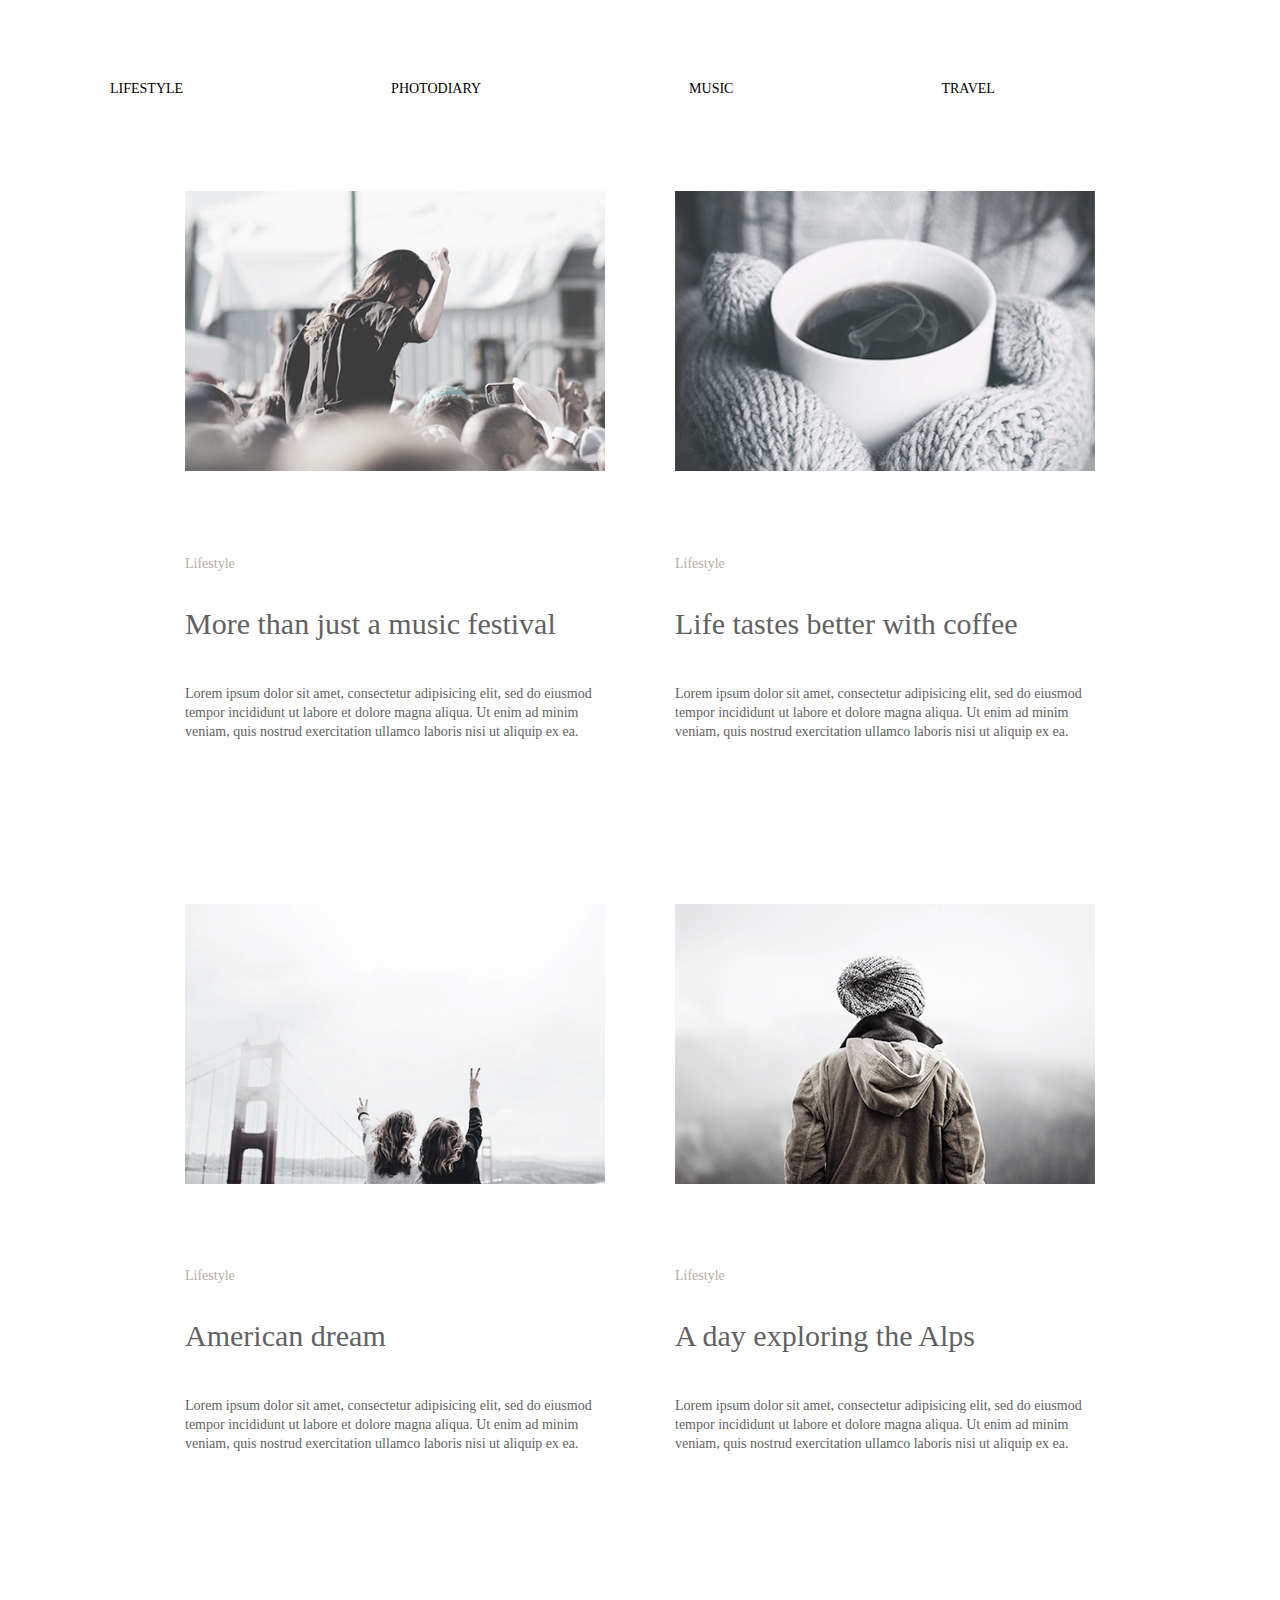
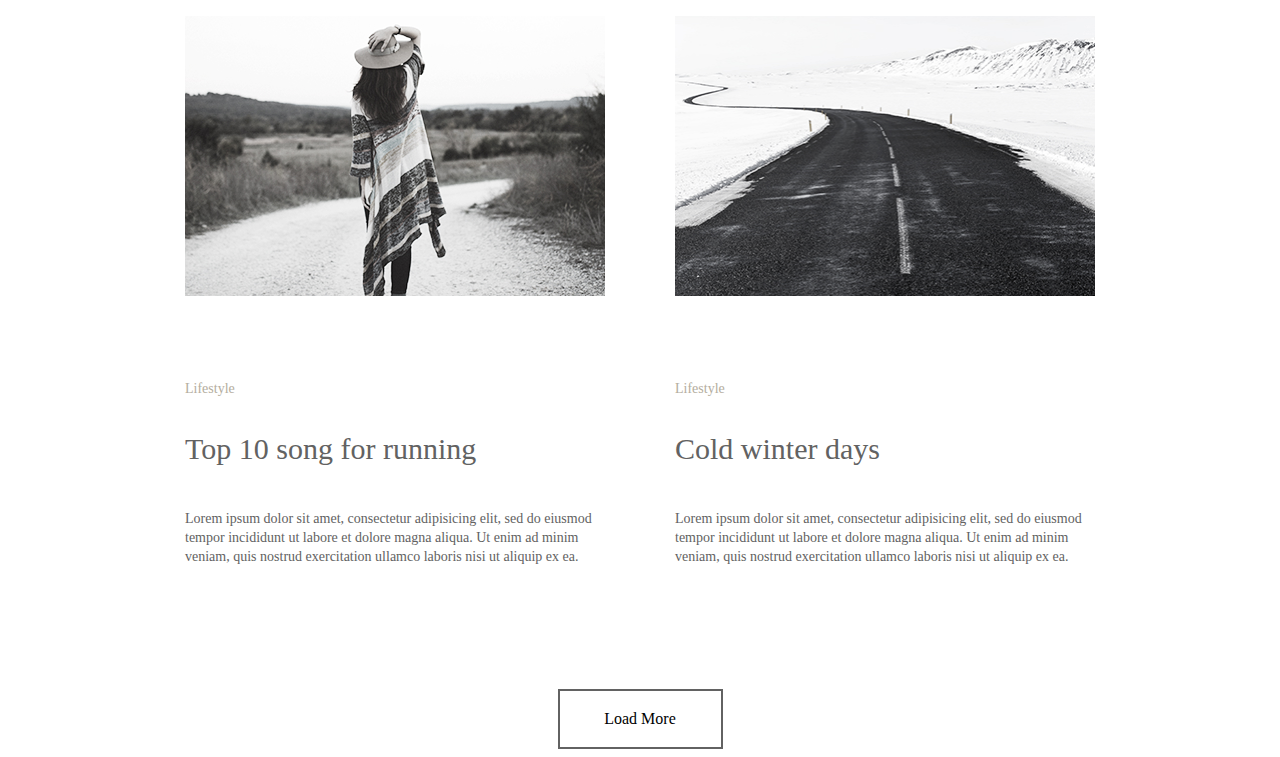
<file: index.html>
<!DOCTYPE html>
<html lang="en">

<head>
  <meta charset="UTF-8">
  <meta http-equiv="X-UA-Compatible" content="IE=edge">
  <meta name="viewport" content="width=device-width, initial-scale=1.0">
  <title>mysite</title>
  <link rel="stylesheet" href="style.css">
</head>

<body>
  <button class="btn">LIFESTYLE</button>
  <button class="btn">PHOTODIARY</button>
  <button class="btn">MUSIC</button>
  <button class="btn">TRAVEL</button>

  <!-- Cards Grid -->
  <div class="cards_grid">
    <!-- Card -->
    <div class="card">
      <img src="11.jpg" alt="dancing peopl" class="card_img" />
      <h4 class="card_name">Lifestyle</h4>
      <p class="card__title">More than just a music festival</p>
      <p class="card_text">
        Lorem ipsum dolor sit amet, consectetur adipisicing elit, sed do
        eiusmod tempor incididunt ut labore et dolore magna aliqua. Ut enim ad
        minim veniam, quis nostrud exercitation ullamco laboris nisi ut
        aliquip ex ea.
      </p>
    </div>
    <!-- /Card -->

     <!-- Card -->
     <div class="card">
      <img src="21.jpg" alt="coffee" class="card_img" />
      <h4 class="card_name">Lifestyle</h4>
      <p class="card__title">Life tastes better with coffee</p>
      <p class="card_text">
        Lorem ipsum dolor sit amet, consectetur adipisicing elit, sed do
        eiusmod tempor incididunt ut labore et dolore magna aliqua. Ut enim ad
        minim veniam, quis nostrud exercitation ullamco laboris nisi ut
        aliquip ex ea.
      </p>
    </div>
    <!-- /Card -->

     <!-- Card -->
     <div class="card">
      <img src="31.jpg" alt="america" class="card_img" />
      <h4 class="card_name">Lifestyle</h4>
      <p class="card__title">American dream</p>
      <p class="card_text">
        Lorem ipsum dolor sit amet, consectetur adipisicing elit, sed do
        eiusmod tempor incididunt ut labore et dolore magna aliqua. Ut enim ad
        minim veniam, quis nostrud exercitation ullamco laboris nisi ut
        aliquip ex ea.
      </p>
    </div>
    <!-- /Card -->

     <!-- Card -->
     <div class="card">
      <img src="41.jpg" alt="human" class="card_img" />
      <h4 class="card_name">Lifestyle</h4>
      <p class="card__title">A day exploring the Alps</p>
      <p class="card_text">
        Lorem ipsum dolor sit amet, consectetur adipisicing elit, sed do
        eiusmod tempor incididunt ut labore et dolore magna aliqua. Ut enim ad
        minim veniam, quis nostrud exercitation ullamco laboris nisi ut
        aliquip ex ea.
      </p>
    </div>
    <!-- /Card -->

     <!-- Card -->
     <div class="card">
      <img src="12.jpg" alt="woman" class="card_img" />
      <h4 class="card_name">Lifestyle</h4>
      <p class="card__title">Top 10 song for running</p>
      <p class="card_text">
        Lorem ipsum dolor sit amet, consectetur adipisicing elit, sed do
        eiusmod tempor incididunt ut labore et dolore magna aliqua. Ut enim ad
        minim veniam, quis nostrud exercitation ullamco laboris nisi ut
        aliquip ex ea.
      </p>
    </div>
    <!-- /Card -->

     <!-- Card -->
     <div class="card">
      <img src="22.jpg" alt="road" class="card_img" />
      <h4 class="card_name">Lifestyle</h4>
      <p class="card__title">Cold winter days</p>
      <p class="card_text">
        Lorem ipsum dolor sit amet, consectetur adipisicing elit, sed do
        eiusmod tempor incididunt ut labore et dolore magna aliqua. Ut enim ad
        minim veniam, quis nostrud exercitation ullamco laboris nisi ut
        aliquip ex ea.
      </p>
    </div>
    <!-- /Card -->
   
  </div>
  <!-- /Cards Grid -->

</body>
<button class="btn_1">Load More</button>

</html>
</file>
<file: style.css>
.btn:hover {
    color: #03A9F4;
}

.btn {
    font-size: 14px;
    font-family: 'Playfair Display';
    font-weight: 400;
    border-color: transparent;
    background-color: transparent;
    padding-left: 100px;
    padding-right: 100px;
    padding-top: 71px;
    padding-bottom: 92px;
}

.card {
    width: 420px;
}

.card_img {
    width: 420px;
    height: 280px;
    left: 148px;
    top: 182px;
    margin-bottom: 62px;
}

.card_name {
    font-family: 'Ubuntu';
    font-style: normal;
    font-weight: 300;
    font-size: 14px;
    line-height: 16px;
    color: #B4AD9E;
    margin-bottom: 32px;
}

.card__title {
    font-family: 'Playfair Display';
    font-style: normal;
    font-weight: 400;
    font-size: 30px;
    line-height: 40px;
    color: #626262;
    margin-bottom: 40px;
}

.card_text {
    font-family: 'Playfair Display';
    font-style: normal;
    font-weight: 400;
    font-size: 14px;
    line-height: 19px;
    color: #626262;
    width: 420px;
    height: 76px;
    left: 148px;
    top: 652px;
}
.cards_grid {
    display: flex;
    flex-wrap: wrap;
    justify-content: center;
    row-gap: 130px;
    column-gap: 70px;
  }
  .btn_1 {
    font: inherit;
    background-color: transparent;
    border: 2px solid #626262;
    width: 165px;
    height: 60px;
    margin: 0 auto;
    margin-top: 90px;
    display: block;
    cursor: pointer;
  }
  .btn_1:hover {
    background-color: #626262;
    color: #fff;
  }
</file>
